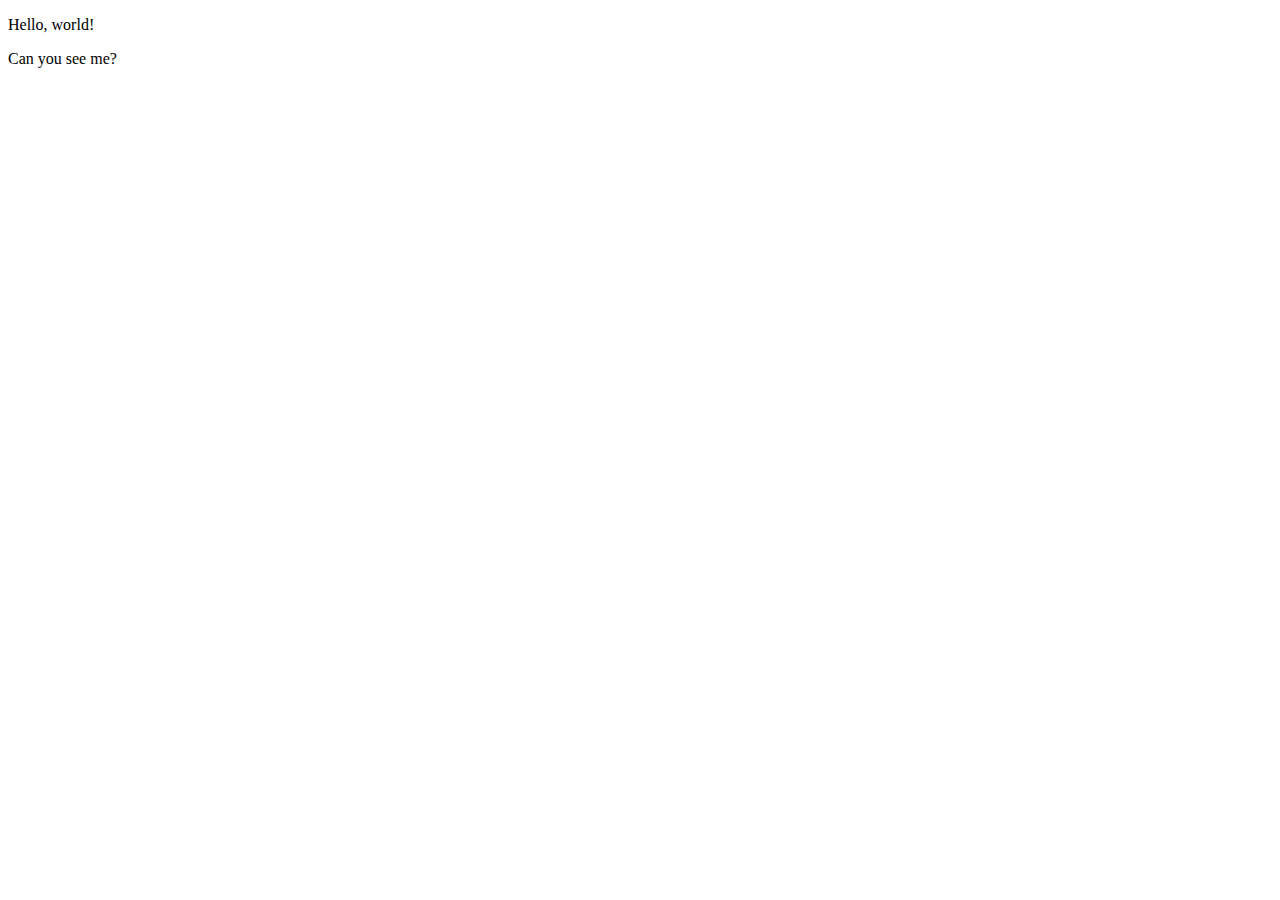
<file: index.html>
<!DOCTYPE html>
<html lang="en">
<head>
	<meta charset="UTF-8">
	<meta name="viewport" content="width=device-width, initial-scale=1.0">
	<title>Document</title>
</head>
<body>
	<p onclick = "">Hello, world!</p>
	<p>Can you see me?</p>
	<!-- <script>
		alert("This is an alert");
	</script> -->
	<script src="script.js"></script>

</body>
</html>
</file>
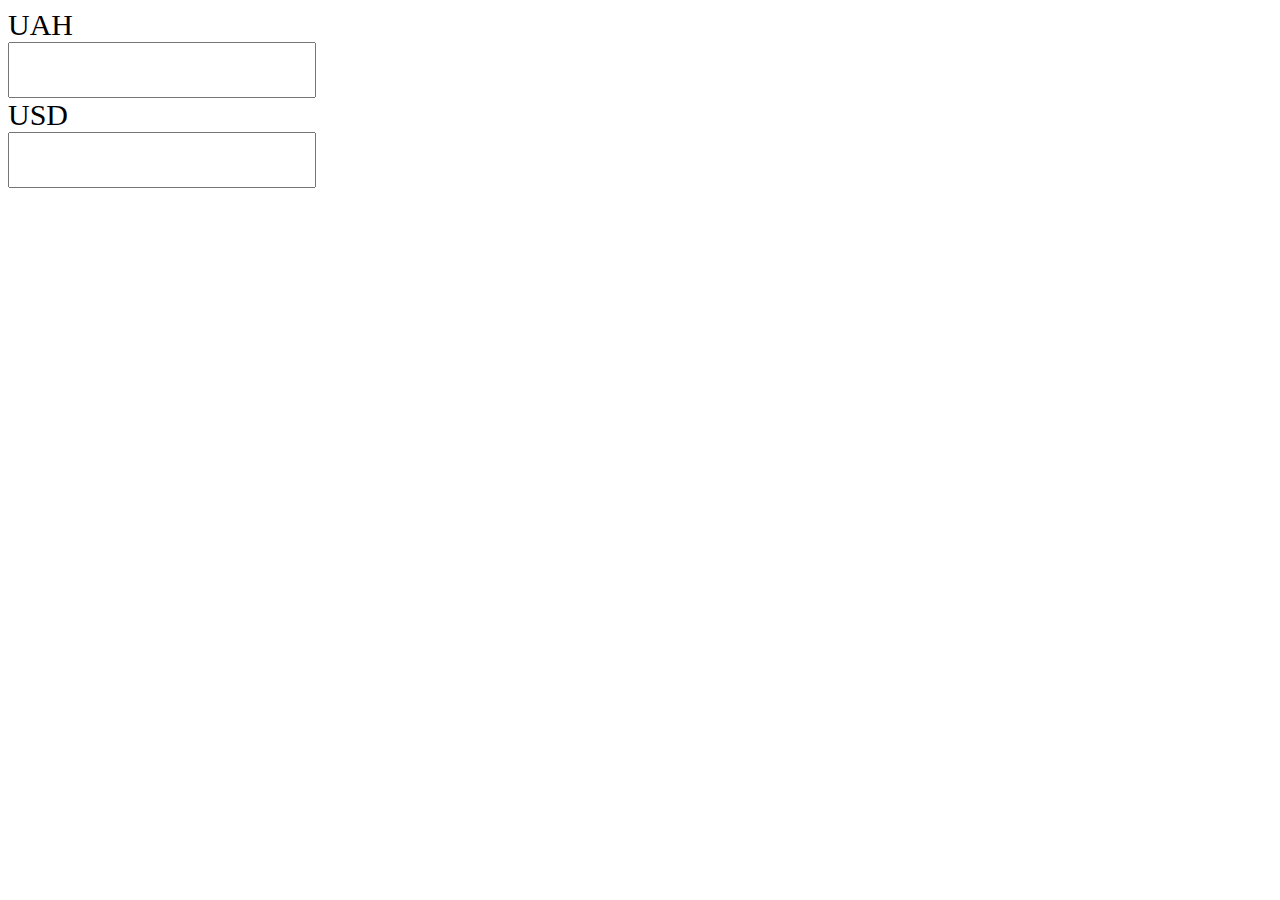
<file: calc/index.html>
<!DOCTYPE html>
<html lang="en">
<head>
    <meta charset="UTF-8">
    <meta name="viewport" content="width=device-width, initial-scale=1.0">
    <meta http-equiv="X-UA-Compatible" content="ie=edge">
    <title>Calc</title>
    <style>
        label {
            display: block;
            font-size: 30px;
        }
        input {
            width: 300px;
            height: 50px;
            font-size: 30px;
        }
    </style>
</head>
<body>
    <label for="uah">UAH</label>
    <input id="uah" type="number" step="0.01">
    <label for="usd">USD</label>
    <input id="usd" type="text">
    <script src="js/script.js"></script>
</body>
</html>
</file>
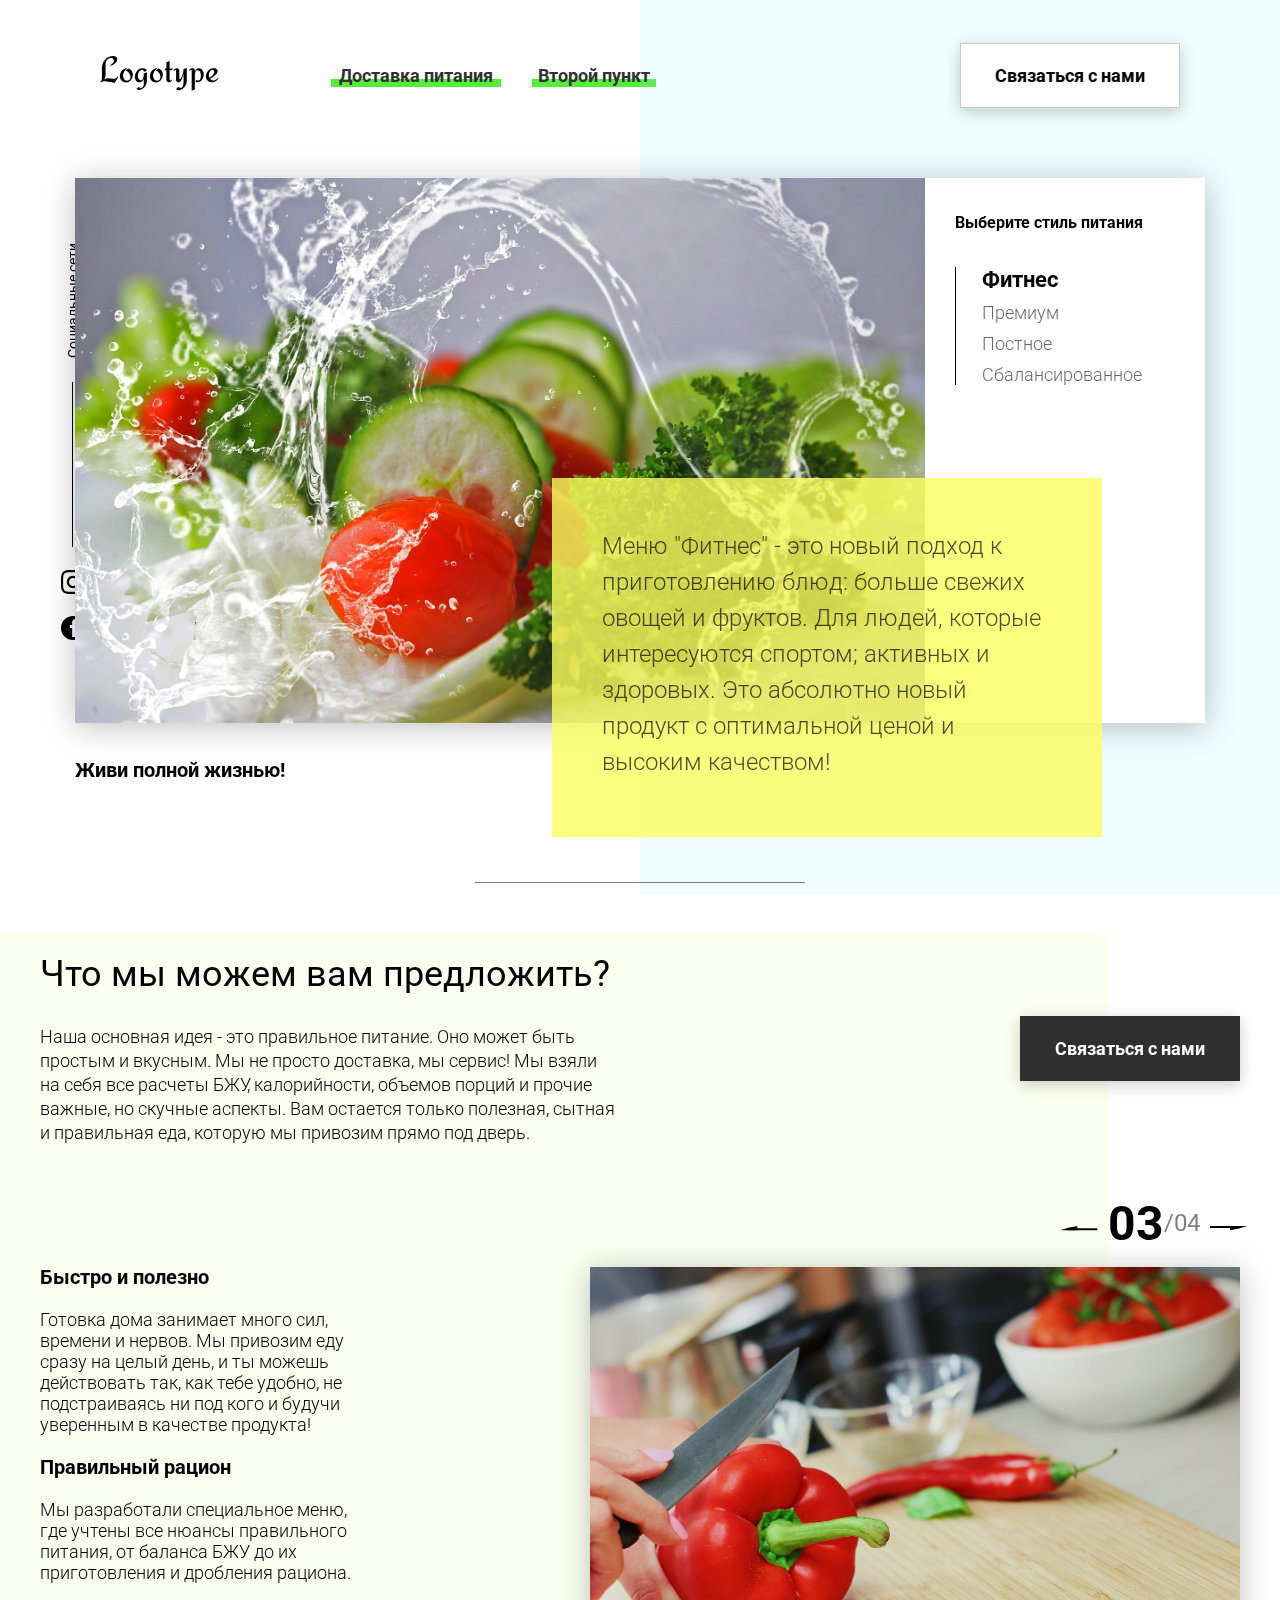
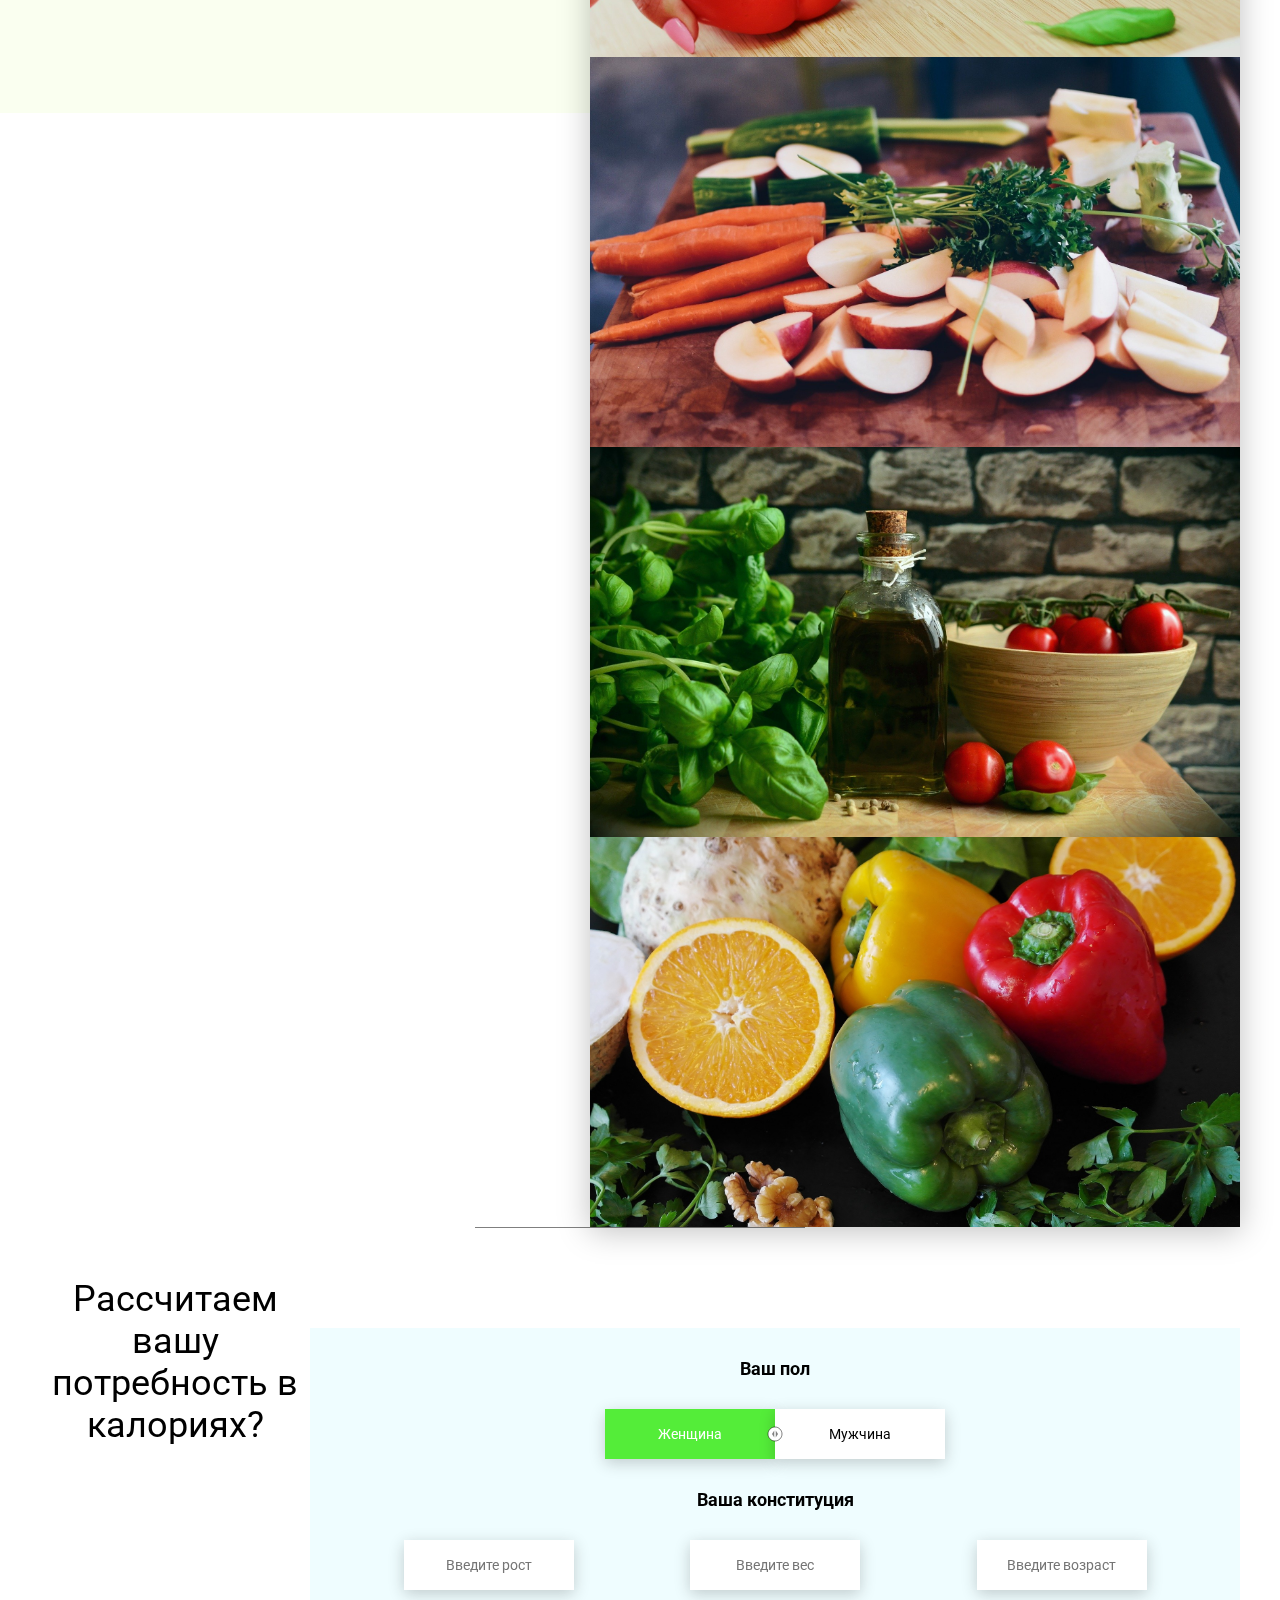
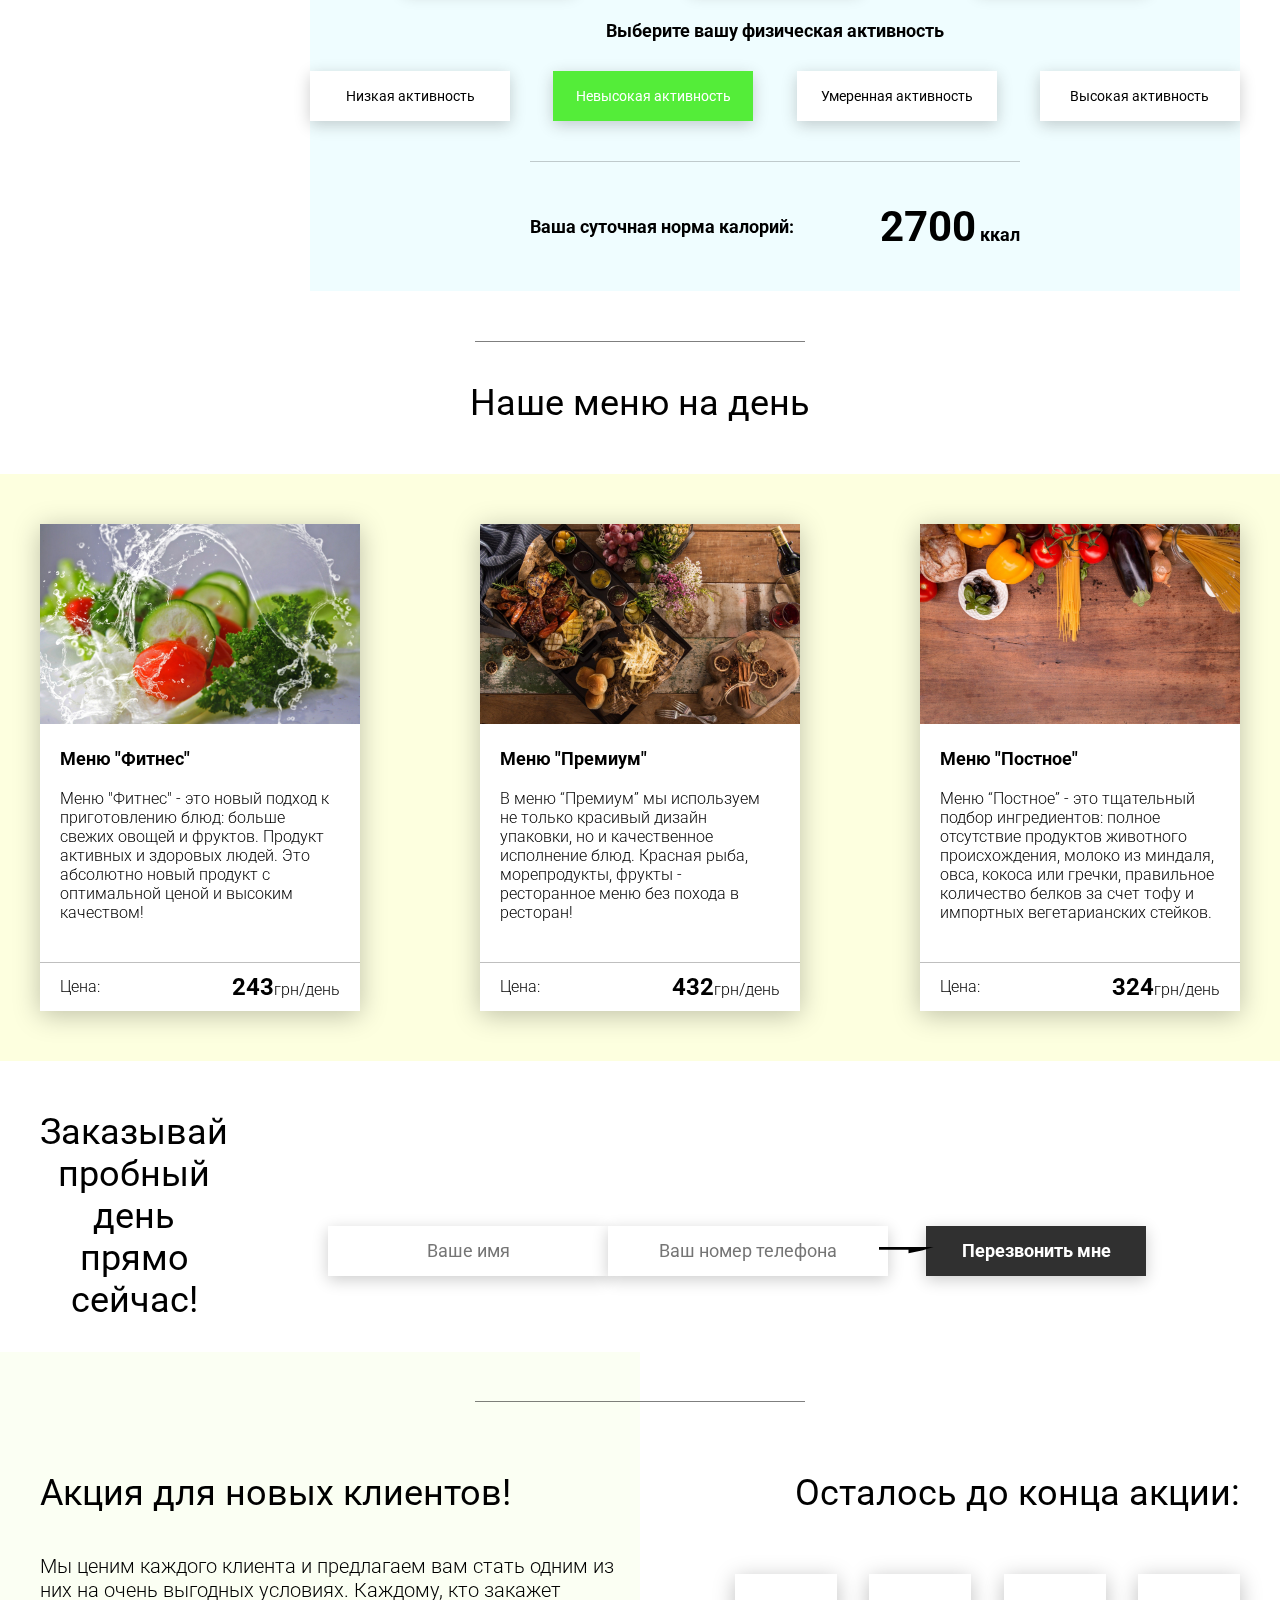
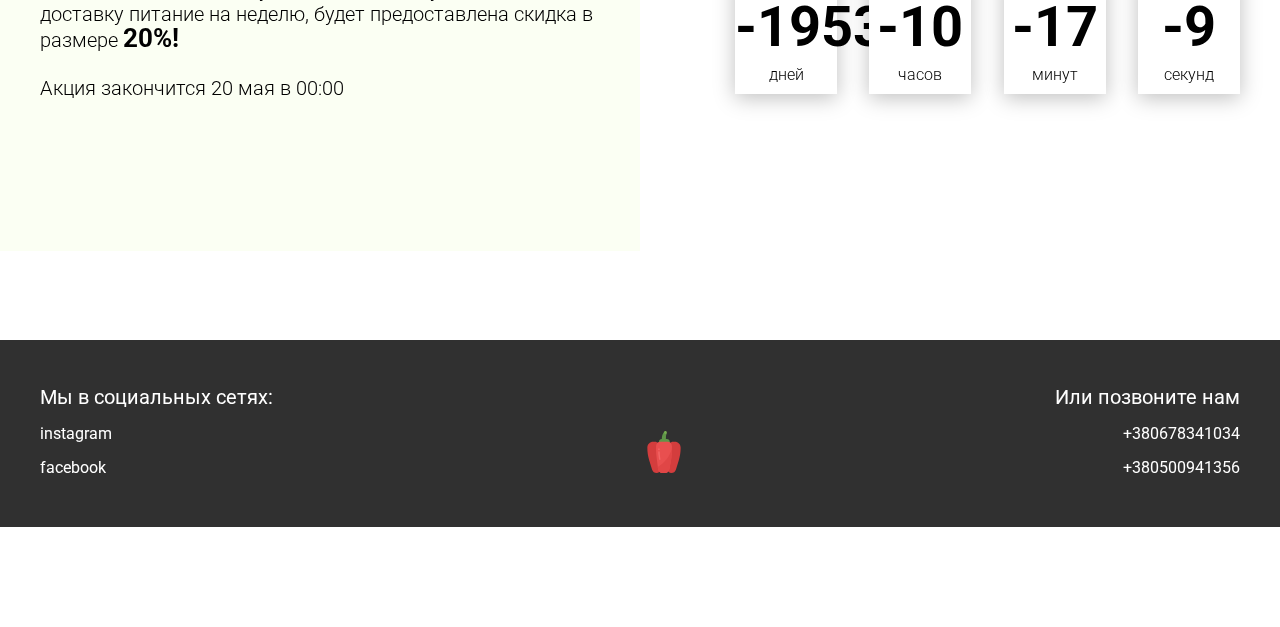
<file: Food_dist/index.html>
<!DOCTYPE html>
<html lang="en">
<head>
    <meta charset="UTF-8">
    <meta name="viewport" content="width=device-width, initial-scale=1.0">
    <title>Food</title>
    <link rel="stylesheet" href="css/style.css">
</head>
<body>
    <header class="header">
        <div class="header__left-block">
            <div class="header__logo">
                <img src="icons/logo.svg" alt="Логотип">
            </div>
            <nav class="header__links">
                <a href="#" class="header__link">Доставка питания</a>
                <a href="#" class="header__link">Второй пункт</a>
            </nav>
        </div>
        <div class="header__right-block">
            <button data-modal class="btn btn_white">Связаться с нами</button>
        </div>
        
    </header>
    <div class="sidepanel">
        <div class="sidepanel__text"><span>Социальные сети</span></div>
        <div class="sidepanel__divider"></div>
        <a href="#" class="sidepanel__icon">
            <img src="icons/instagram.svg" alt="instagram">
        </a>
        <a href="#" class="sidepanel__icon">
            <img src="icons/facebook.svg" alt="facebook">
        </a>
    </div>

    <div class="preview">
        <div class="bgc_blue"></div>
        <div class="container">
            <div class="tabcontainer">
                <div class="tabcontent">
                    <img src="img/tabs/vegy.jpg" alt="vegy">
                    <div class="tabcontent__descr">
                        Меню "Фитнес" - это новый подход к приготовлению блюд: больше свежих овощей и фруктов. Для людей, которые интересуются спортом; активных и здоровых. Это абсолютно новый продукт с оптимальной ценой и высоким качеством!
                    </div>
                </div>
                <div class="tabcontent">
                    <img src="img/tabs/elite.jpg" alt="elite">
                    <div class="tabcontent__descr">
                        Меню “Премиум” - мы используем не только красивый дизайн упаковки, но и качественное исполнение блюд. Красная рыба, морепродукты, фрукты - ресторанное меню без похода в ресторан!                                     
                    </div>
                </div>
                <div class="tabcontent">
                    <img src="img/tabs/post.jpg" alt="post">
                    <div class="tabcontent__descr">
                        Наше специальное “Постное меню” - это тщательный подбор ингредиентов: полное отсутствие продуктов животного происхождения. Полная гармония с собой и природой в каждом элементе! Все будет Ом!                                     
                    </div>
                </div>
                <div class="tabcontent">
                    <img src="img/tabs/vegy.jpg" alt="vegy">
                    <div class="tabcontent__descr">
                        Меню "Сбалансированное" - это соответствие вашего рациона всем научным рекомендациям. Мы тщательно просчитываем вашу потребность в к/б/ж/у и создаем лучшие блюда для вас.
                    </div>
                </div>
                <div class="tabheader">
                    <h3>Выберите стиль питания</h3>
                    <div class="tabheader__items">
                        <div class="tabheader__item tabheader__item_active">Фитнес</div>
                        <div class="tabheader__item">Премиум</div>
                        <div class="tabheader__item">Постное</div>
                        <div class="tabheader__item">Сбалансированное</div>
                    </div>
                </div>
            </div>
            <div class="preview__life">Живи полной жизнью!</div>
        </div>
    </div>

    <div class="divider"></div>

    <div class="offer">
        <div class="bgc_y"></div>
        <div class="container">
            <div class="offer__text">
                <h2 class="title">Что мы можем вам предложить?</h2>
                <div class="offer__descr">
                    Наша основная идея - это правильное питание. Оно может быть простым и вкусным. Мы не просто доставка, мы сервис! Мы взяли на себя все расчеты БЖУ, калорийности, объемов порций и прочие важные, но скучные аспекты. Вам остается только полезная, сытная и правильная еда, которую мы привозим прямо под дверь.
                </div>
            </div>
            <div class="offer__action">
                <button data-modal class="btn btn_dark">Связаться с нами</button>
            </div>
        </div>
        <div class="container">
            <div class="offer__advantages">
                <h2>Быстро и полезно</h2>
                <div class="offer__advantages-text">
                    Готовка дома занимает много сил, времени и нервов. Мы привозим еду сразу на целый день, и ты можешь действовать так, как тебе удобно, не подстраиваясь ни под кого и будучи уверенным в качестве продукта!
                </div>
                <h2>Правильный рацион</h2>
                <div class="offer__advantages-text">
                    Мы разработали специальное меню, где учтены все нюансы правильного питания, от баланса БЖУ до их приготовления и дробления рациона.
                </div>
            </div>
            <div class="offer__slider">
                <div class="offer__slider-counter">
                    <div class="offer__slider-prev">
                        <img src="icons/left.svg" alt="prev">
                    </div>
                    <span id="current">03</span>
                    /
                    <span id="total">04</span>
                    <div class="offer__slider-next">
                        <img src="icons/right.svg" alt="next">
                    </div>
                </div>
                <div class="offer__slider-wrapper">
                    <div class="offer__slide">
                        <img src="img/slider/pepper.jpg" alt="pepper">
                    </div>
                    <div class="offer__slide">
                        <img src="img/slider/food-12.jpg" alt="food">
                    </div>
                    <div class="offer__slide">
                        <img src="img/slider/olive-oil.jpg" alt="oil">
                    </div>
                    <div class="offer__slide">
                        <img src="img/slider/paprika.jpg" alt="paprika">
                    </div>
            </div>
        </div>
    </div>

    <div class="divider"></div>

    <div class="calculating">
        <div class="container">
            <h2 class="title">Рассчитаем вашу потребность в калориях?
            </h2>
            <div class="calculating__field">
                <div class="calculating__subtitle">
                    Ваш пол
                </div>
                <div class="calculating__choose" id="gender">
                    <div class="calculating__choose-item calculating__choose-item_active">Женщина</div>
                    <div class="calculating__choose-item">Мужчина</div>
                </div>

                <div class="calculating__subtitle">
                    Ваша конституция
                </div>
                <div class="calculating__choose calculating__choose_medium">
                    <input type="text" id="height" placeholder="Введите рост" class="calculating__choose-item">
                    <input type="text" id="weight" placeholder="Введите вес"  class="calculating__choose-item">
                    <input type="text" id="age" placeholder="Введите возраст" class="calculating__choose-item">
                </div>

                <div class="calculating__subtitle">
                    Выберите вашу физическая активность
                </div>
                <div class="calculating__choose calculating__choose_big">
                    <div id="low" class="calculating__choose-item">Низкая активность </div>
                    <div id="small"  class="calculating__choose-item calculating__choose-item_active">Невысокая активность</div>
                    <div id="medium" class="calculating__choose-item">Умеренная активность</div>
                    <div id="high" class="calculating__choose-item">Высокая активность</div>
                </div>

                <div class="calculating__divider"></div>

                <div class="calculating__total">
                    <div class="calculating__subtitle">
                        Ваша суточная норма калорий:
                    </div>
                    <div class="calculating__result">
                        <span>2700</span> ккал
                    </div>
                </div>
            </div>
        </div>
    </div>

    <div class="divider"></div>

    <div class="menu">
        <h2 class="title">Наше меню на день</h2>

        <div class="menu__field">
            <div class="container">
<!--                 <div class="menu__item">
                    <img src="img/tabs/vegy.jpg" alt="vegy">
                    <h3 class="menu__item-subtitle">Меню "Фитнес"</h3>
                    <div class="menu__item-descr">Меню "Фитнес" - это новый подход к приготовлению блюд: больше свежих овощей и фруктов. Продукт активных и здоровых людей. Это абсолютно новый продукт с оптимальной ценой и высоким качеством!</div>
                    <div class="menu__item-divider"></div>
                    <div class="menu__item-price">
                        <div class="menu__item-cost">Цена:</div>
                        <div class="menu__item-total"><span>229</span> грн/день</div>
                    </div>
                </div>
                <div class="menu__item">
                    <img src="img/tabs/elite.jpg" alt="elite">
                    <h3 class="menu__item-subtitle">Меню “Премиум”</h3>
                    <div class="menu__item-descr">В меню “Премиум” мы используем не только красивый дизайн упаковки, но и качественное исполнение блюд. Красная рыба, морепродукты, фрукты - ресторанное меню без похода в ресторан!</div>
                    <div class="menu__item-divider"></div>
                    <div class="menu__item-price">
                        <div class="menu__item-cost">Цена:</div>
                        <div class="menu__item-total"><span>550</span> грн/день</div>
                    </div>
                </div>
                <div class="menu__item">
                    <img src="img/tabs/post.jpg" alt="post">
                    <h3 class="menu__item-subtitle">Меню "Постное"</h3>
                    <div class="menu__item-descr">Меню “Постное” - это тщательный подбор ингредиентов: полное отсутствие продуктов животного происхождения, молоко из миндаля, овса, кокоса или гречки, правильное количество белков за счет тофу и импортных вегетарианских стейков. </div>
                    <div class="menu__item-divider"></div>
                    <div class="menu__item-price">
                        <div class="menu__item-cost">Цена:</div>
                        <div class="menu__item-total"><span>430</span> грн/день</div>
                    </div>
                </div> -->
            </div>
        </div>
    </div>

    <div class="order">
        <div class="container">
            <div class="title">Заказывай пробный день прямо сейчас!</div>
            <form action="#" class="order__form">
                <input required placeholder="Ваше имя" name="name" type="text" class="order__input">
                <input required placeholder="Ваш номер телефона" name="phone" type="phone" class="order__input">
                <img src="icons/right.svg" alt="right">
                <button class="btn btn_dark btn_min">Перезвонить мне</button>
            </form>
        </div>
    </div>

    <div class="divider"></div>

    <div class="promotion">
        <div class="bgc_y"></div>
        <div class="container">
            <div class="promotion__text">
                <div class="title">Акция для новых клиентов!</div>
                <div class="promotion__descr">
                    Мы ценим каждого клиента и предлагаем вам стать одним из них на очень выгодных условиях. 
                    Каждому, кто закажет доставку питание на неделю, будет предоставлена скидка в размере <span>20%!</span>
                    <br><br>
                    Акция закончится 20 мая в 00:00
                </div>
            </div>
            <div class="promotion__timer">
                <div class="title">Осталось до конца акции:</div>
                <div class="timer">
                    <div class="timer__block">
                        <span id="days">12</span>
                        дней
                    </div>
                    <div class="timer__block">
                        <span id="hours">20</span>
                        часов
                    </div>
                    <div class="timer__block">
                        <span id="minutes">56</span>
                        минут
                    </div>
                    <div class="timer__block">
                        <span id="seconds">20</span>
                        секунд
                    </div>
                </div>
            </div>
        </div>
    </div>

    <footer class="footer">
        <div class="container">
            <div class="social">
                <div class="subtitle">Мы в социальных сетях:</div>
                <a href="#" class="link">instagram</a>
                <a href="#" class="link">facebook</a>
            </div>
            <div class="pepper">
                <img src="icons/veg.svg" alt="pepper">
            </div>
            <div class="call">
                <div class="subtitle">Или позвоните нам</div>
                <a href="#" class="link">+380678341034</a>
                <a href="#" class="link">+380500941356</a>
            </div>
        </div>
    </footer>

    <div class="modal">
        <div class="modal__dialog">
            <div class="modal__content">
                <form action="#">
                    <div data-close class="modal__close">&times;</div>
                    <div class="modal__title">Мы свяжемся с вами как можно быстрее!</div>
                    <input required placeholder="Ваше имя" name="name" type="text" class="modal__input">
                    <input required placeholder="Ваш номер телефона" name="phone" type="phone" class="modal__input">
                    <button class="btn btn_dark btn_min">Перезвонить мне</button>
                </form>
            </div>
        </div>
    </div>
    
    <script src="js/script.js"></script>
</body>
</html>
</file>
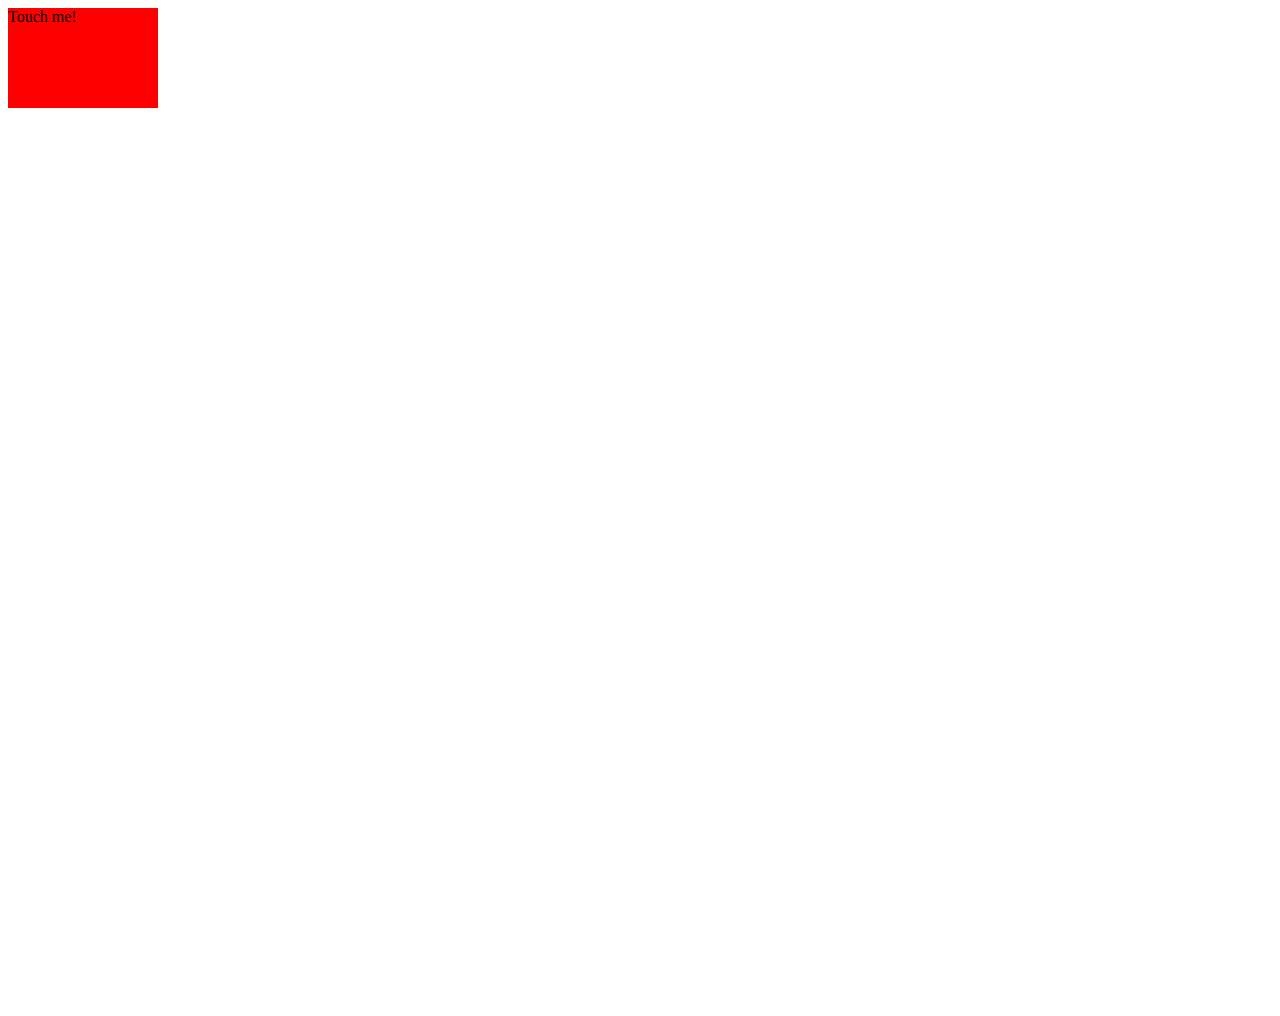
<file: preview/index.html>
<!DOCTYPE html>
<html lang="en">
<head>
	<meta charset="UTF-8">
	<meta name="viewport" content="width=device-width, initial-scale=1, shrink-to-fit=no">
	<title>Document</title>
	<style>
		body {
			height: 1000px;
		}
		.box {
			width: 150px;
			height: 100px;
			background-color: red;
		}
	</style>
</head>
<body>
	
	<div class="box">
		Touch me!
	</div>

	<script src="script.js"></script>
</body>
</html>
</file>
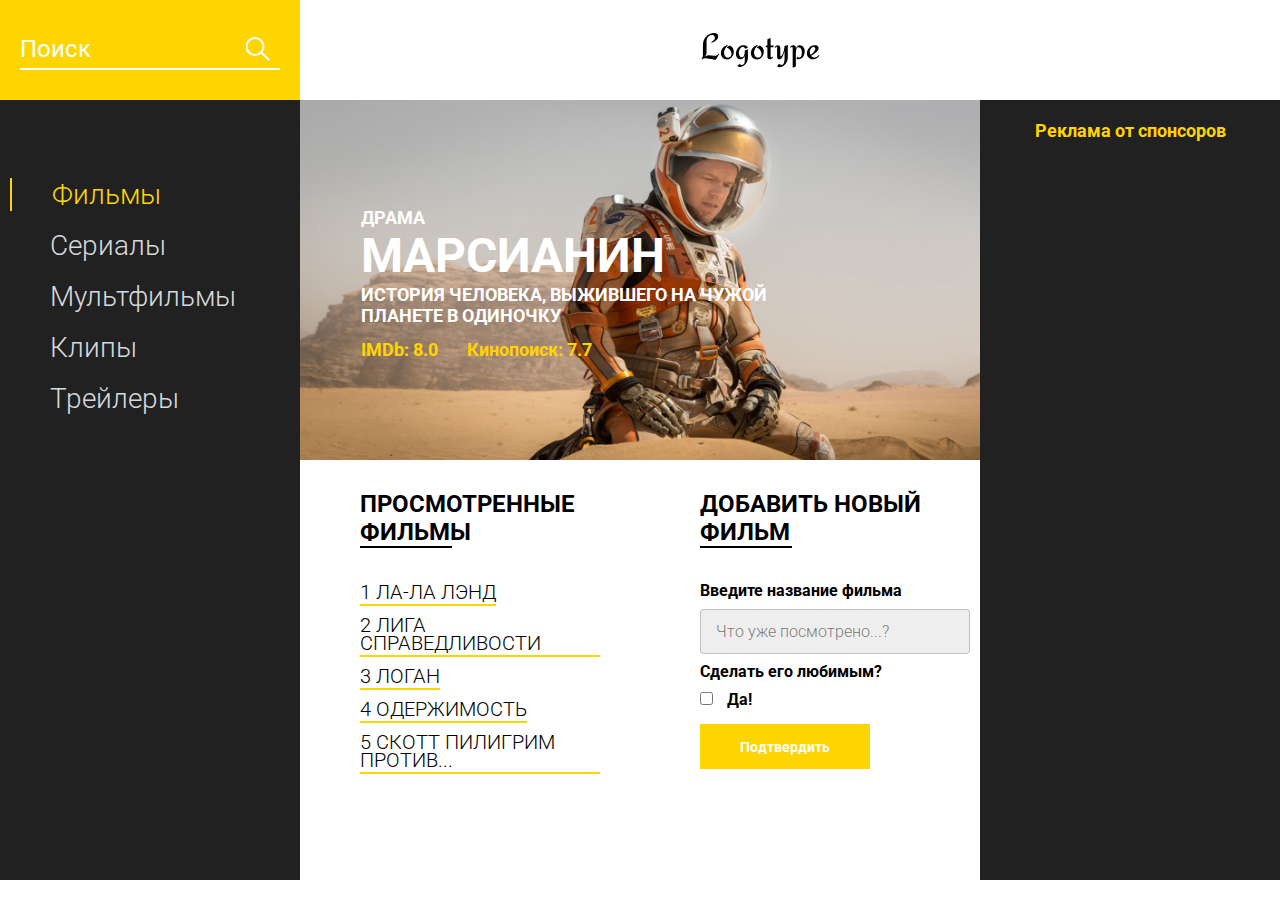
<file: project/index.html>
<!DOCTYPE html>
<html lang="en">
<head>
    <meta charset="UTF-8">
    <meta name="viewport" content="width=device-width, initial-scale=1.0">
    <title>Movie DB</title>
    <link href="https://fonts.googleapis.com/css?family=Roboto:300,400,700&display=swap&subset=cyrillic-ext" rel="stylesheet">
    <link rel="stylesheet" href="css/style.min.css">
</head>
<body>
    <header class="header">
        <div class="header__search">
            <form action="#">
                <input type="text" placeholder="Поиск">
            </form>
        </div>
        <div class="header__logo">
            <img src="icons/Logotype.svg" alt="logo">
        </div>
    </header>
    <main class="promo">
        <div class="promo__menu">
            <nav class="promo__menu-list">
                <ul>
                    <li><a class="promo__menu-item promo__menu-item_active" href="#">Фильмы</a></li>
                    <li><a class="promo__menu-item" href="#">Сериалы</a></li>
                    <li><a class="promo__menu-item" href="#">Мультфильмы</a></li>
                    <li><a class="promo__menu-item" href="#">Клипы</a></li>
                    <li><a class="promo__menu-item" href="#">Трейлеры</a></li>
                </ul>
            </nav>
        </div>
        <div class="promo__content">
            <div class="promo__bg">
                <div class="promo__genre">КОМЕДИЯ</div>
                <div class="promo__title">МАРСИАНИН</div>
                <div class="promo__descr">ИСТОРИЯ ЧЕЛОВЕКА, ВЫЖИВШЕГО НА ЧУЖОЙ ПЛАНЕТЕ В ОДИНОЧКУ</div>
                <div class="promo__ratings">
                    <span>IMDb: 8.0</span>
                    <span>Кинопоиск: 7.7</span>
                </div>
            </div>
            <div class="promo__interactive">
                <div>
                    <div class="promo__interactive-title">ПРОСМОТРЕННЫЕ ФИЛЬМЫ</div>
                    <ul class="promo__interactive-list">
                        <li class="promo__interactive-item">ЛОГАН
                            <div class="delete"></div>
                        </li>
                        <li class="promo__interactive-item">ЛИГА СПРАВЕДЛИВОСТИ
                            <div class="delete"></div>
                        </li>
                        <li class="promo__interactive-item">ЛА-ЛА ЛЭНД
                            <div class="delete"></div>
                        </li>
                        <li class="promo__interactive-item">ОДЕРЖИМОСТЬ
                            <div class="delete"></div>
                        </li>
                        <li class="promo__interactive-item">СКОТТ ПИЛИГРИМ ПРОТИВ...
                            <div class="delete"></div>
                        </li>
                    </ul>
                </div>
                <div>
                    <form class="add">
                        <div class="promo__interactive-title">ДОБАВИТЬ НОВЫЙ ФИЛЬМ</div>
                        <span>Введите название фильма</span>
                        <input class="adding__input" type="text" placeholder="Что уже посмотрено...?">
                        <span>Сделать его любимым?</span>
                        <input type="checkbox">
                        <span class="yes">Да!</span>
                        <button>Подтвердить</button>
                    </form>
                </div>
            </div>
        </div>
        <div class="promo__adv">
            <div class="promo__adv-title">Реклама от спонсоров</div>
            <img src="img/content_1.jpg" alt="some picture">
            <img src="img/content_2.jpg" alt="some picture">
            <img src="img/content_3.png" alt="some picture">
        </div>
    </main>

    <script src="js/script.js"></script>
</body>
</html>
</file>
<file: Food_dist/css/style.css>
@import url(https://fonts.googleapis.com/css?family=Roboto:300,400,700&display=swap&subset=cyrillic-ext);*{box-sizing:border-box;margin:0;padding:0;font-family:Roboto,sans-serif}a{text-decoration:none}.btn{width:220px;height:65px;display:flex;justify-content:center;align-items:center;background-color:#fff;font-size:18px;font-weight:700;border:1px solid rgba(0,0,0,.2);box-shadow:0 4px 15px rgba(0,0,0,.2);cursor:pointer;transition:.3s all;outline:0}.btn_white{background-color:#fff}.btn_dark{background-color:#303030;color:#fff;border:none}.btn_min{height:50px}.btn:hover{box-shadow:0 4px 30px rgba(0,0,0,.3)}.container{max-width:1200px;margin:0 auto}.divider{width:330px;height:1px;margin:0 auto;background-color:rgba(0,0,0,.5)}.title{font-size:36px;font-weight:400}.header{display:flex;justify-content:space-between;align-items:center;height:150px;padding:0 100px}.header__left-block{display:flex;justify-content:space-between;min-width:550px}.header__logo{max-width:170px}.header__logo img{width:100%}.header__links{display:flex;align-items:center}.header__link{position:relative;margin-right:45px;font-weight:700;font-size:18px;color:#303030}.header__link:after{content:'';position:absolute;display:block;width:110%;left:-5%;bottom:-1px;z-index:-1;height:8px;background:#54ed39}.header__link:last-child{margin-right:0}.sidepanel{position:fixed;left:60px;top:240px;height:400px;width:25px;display:flex;flex-direction:column;justify-content:space-between;align-items:center}.sidepanel__text{width:120px;height:120px;font-size:14px}.sidepanel__text span{display:flex;transform:rotate(-90deg) translateX(-50px)}.sidepanel__divider{width:1px;height:165px;background-color:#000}.sidepanel__icon{width:24px;height:24px}.sidepanel__icon img{width:100%}.preview{padding:28px 0 100px 0;position:relative}.preview__life{font-weight:700;font-size:20px;margin-left:35px;margin-top:35px}.bgc_blue{position:absolute;right:0;top:-155px;width:50vw;height:900px;background:rgba(146,242,255,.15);z-index:-1}.tabcontainer{display:flex;width:1130px;margin:0 auto;box-shadow:0 4px 30px rgba(0,0,0,.25)}.tabcontent{width:850px;position:relative}.tabcontent img{width:100%;height:100%;object-fit:cover}.tabcontent__descr{position:absolute;top:300px;right:-177px;width:550px;height:359px;background:rgba(251,254,93,.8);padding:50px;font-size:24px;font-weight:300;line-height:36px;color:rgba(0,0,0,.7)}.tabheader{width:280px;padding:35px 30px;background-color:#fff}.tabheader h3{font-weight:700;font-size:16px}.tabheader__items{margin-top:35px;padding-left:26px;border-left:1px solid #000}.tabheader__item{font-weight:700;font-size:18px;font-weight:300;margin-top:10px;color:rgba(0,0,0,.6);cursor:pointer;transition:.3s all}.tabheader__item_active{color:#000;font-size:22px;font-weight:700}.offer{padding:70px 0 100px 0;position:relative}.offer .container{display:flex;justify-content:space-between}.offer .bgc_y{position:absolute;width:1109px;height:780px;background:rgba(243,255,222,.45);z-index:-1;top:50px}.offer__text{width:580px}.offer__descr{font-size:18px;margin-top:30px;font-weight:300;line-height:24px}.offer__action{display:flex;align-items:center;justify-content:flex-end}.offer__advantages{width:330px;margin-top:50px}.offer__advantages h2{font-weight:700;font-size:20px;margin-top:20px}.offer__advantages h2:first-child{margin-top:70px}.offer__advantages-text{margin-top:20px;font-size:18px;font-weight:300;line-height:21px}.offer__slider{width:650px;margin-top:50px;display:flex;flex-direction:column;align-items:flex-end}.offer__slider-counter{display:flex;width:180px;align-items:center;font-size:24px;color:rgba(0,0,0,.5)}.offer__slider-wrapper{width:100%;margin-top:15px;box-shadow:0 4px 30px rgba(0,0,0,.25)}.offer__slider-prev{margin-right:10px;cursor:pointer}.offer__slider-next{margin-left:10px;cursor:pointer}.offer__slider #current{font-size:48px;font-weight:700;color:#000}.offer__slide{width:100%;height:390px}.offer__slide img{width:100%;height:100%;object-fit:cover}.calculating{padding:50px 0}.calculating .title{text-align:center}.calculating__field{width:100%;margin-top:50px;background:rgba(146,242,255,.15);padding:30px 0 40px 0}.calculating__subtitle{text-align:center;font-size:18px;font-weight:700;margin-top:30px}.calculating__subtitle:first-child{margin-top:0}.calculating #gender:after{content:'';position:absolute;top:50%;transform:translateY(-50%);display:block;width:16px;height:16px;background:url(../icons/switch.svg) center center/cover no-repeat}.calculating__choose{position:relative;display:flex;margin-top:30px;justify-content:center}.calculating__choose-item{display:flex;align-items:center;justify-content:center;width:170px;height:50px;padding:0 10px;background:#fff;box-shadow:0 4px 15px rgba(0,0,0,.2);border:none;text-align:center;font-size:14px;cursor:pointer;outline:0;transition:.3s all}.calculating__choose-item_active{color:#fff;background-color:#54ed39}.calculating__choose_medium{width:743px;justify-content:space-between;margin:30px auto 0 auto}.calculating__choose_big{width:930px;justify-content:space-between;margin:30px auto 0 auto}.calculating__choose_big .calculating__choose-item{width:200px}.calculating__divider{width:490px;height:1px;margin:40px auto;background-color:rgba(0,0,0,.2)}.calculating__total{width:490px;margin:0 auto;display:flex;justify-content:space-between;align-items:center}.calculating__result{font-size:18px;font-weight:700}.calculating__result span{font-size:42px}.menu{padding:40px 0 50px 0}.menu .container{display:flex;justify-content:space-between;align-items:flex-start}.menu .title{text-align:center}.menu__field{margin-top:50px;padding:50px 0;width:100%;background:rgba(249,254,126,.25)}.menu__item{width:320px;min-height:450px;background:#fff;box-shadow:0 4px 25px rgba(0,0,0,.25);font-size:16px;font-weight:300}.menu__item img{width:100%;height:200px;object-fit:cover}.menu__item-subtitle{font-weight:700;font-size:18px;padding:0 20px;margin-top:20px}.menu__item-descr{margin-top:20px;padding:0 20px}.menu__item-divider{width:100%;height:1px;background-color:rgba(0,0,0,.25);margin-top:40px}.menu__item-price{display:flex;justify-content:space-between;align-items:center;padding:10px 20px}.menu__item-price span{font-size:24px;font-weight:700}.order{padding-bottom:80px}.order .title{text-align:center}.order__form{margin-top:70px;padding:0 100px;display:flex;justify-content:space-between;align-items:center}.order__form img{transform:scale(1.5)}.order__input{width:280px;height:50px;background:#fff;box-shadow:0 4px 15px rgba(0,0,0,.2);border:none;font-size:18px;text-align:center;padding:0 20px;outline:0}.promotion{padding:70px 0 240px 0;position:relative}.promotion .container{display:flex}.promotion .bgc_y{position:absolute;width:50%;height:499px;background:rgba(243,255,222,.35);z-index:-1;top:-50px;left:0}.promotion__text{width:50%}.promotion__descr{margin-top:40px;font-size:20px;line-height:24px;font-weight:300}.promotion__descr span{font-weight:700;font-size:26px}.promotion__timer{width:50%}.promotion__timer .title{text-align:right}.promotion__timer .timer{margin-top:60px;padding-left:95px;display:flex;justify-content:space-between;align-items:center}.promotion__timer .timer__block{width:102px;height:120px;background:#fff;box-shadow:0 4px 20px rgba(0,0,0,.25);font-size:16px;font-weight:300;text-align:center}.promotion__timer .timer__block span{display:block;margin-top:20px;margin-bottom:5px;font-size:56px;font-weight:700}.footer{min-height:180px;background-color:#303030;padding:45px 0 50px 0;color:#fff}.footer .container{height:100%;display:flex;justify-content:space-between;align-items:flex-end}.footer .subtitle{font-size:20px}.footer .link{display:block;margin-top:15px;font-size:16px;color:#fff}.footer .call{text-align:right}.modal{position:fixed;top:0;left:0;z-index:1050;display:none;width:100%;height:100%;overflow:hidden;background-color:rgba(0,0,0,.5)}.modal__dialog{max-width:500px;margin:40px auto}.modal__content{position:relative;width:100%;padding:40px;background-color:#fff;border:1px solid rgba(0,0,0,.2);border-radius:4px;max-height:80vh;overflow-y:auto}.modal__close{position:absolute;top:8px;right:14px;font-size:30px;color:#000;opacity:.5;font-weight:700;border:none;background-color:transparent;cursor:pointer}.modal__title{text-align:center;font-size:22px;text-transform:uppercase}.modal__input{display:block;margin:20px auto 20px auto;width:280px;height:50px;background:#fff;box-shadow:0 4px 15px rgba(0,0,0,.2);border:none;font-size:18px;text-align:center;padding:0 20px;outline:0}.modal .btn{display:block;width:280px;margin:0 auto}.show{display:block}.hide{display:none}.fade{animation-name: fade;animation-duration: 1.5s;}@keyframes fade{from{opacity:0.1;}to{opacity: 1;}}.big:hover{transform: scale(1.2);}
</file>
<file: project/css/style.min.css>
*{-webkit-box-sizing:border-box;box-sizing:border-box;margin:0;padding:0;font-family:'Roboto', sans-serif}.header{display:-webkit-box;display:-ms-flexbox;display:flex;height:100px}.header__search{display:-webkit-box;display:-ms-flexbox;display:flex;-webkit-box-pack:center;-ms-flex-pack:center;justify-content:center;-webkit-box-align:center;-ms-flex-align:center;align-items:center;height:100%;width:300px;background:#FFD500}.header__search form{position:relative;width:260px;height:30px}.header__search form input{width:100%;border:none;border-bottom:2px solid #fff;background-color:transparent;color:#fff;font-size:24px;line-height:28px;padding-bottom:5px;outline:none}.header__search form input::-webkit-input-placeholder{color:#fff}.header__search form input:-ms-input-placeholder{color:#fff}.header__search form input::-ms-input-placeholder{color:#fff}.header__search form input::placeholder{color:#fff}.header__search form:after{content:'';display:block;position:absolute;top:2px;right:10px;background:url("../icons/search.svg") center center/cover no-repeat;width:24px;height:24px}.header__logo{display:-webkit-box;display:-ms-flexbox;display:flex;-webkit-box-pack:center;-ms-flex-pack:center;justify-content:center;-webkit-box-align:center;-ms-flex-align:center;align-items:center;height:100%;width:calc(100% - 360px)}.promo{height:780px;display:-webkit-box;display:-ms-flexbox;display:flex}.promo__menu{width:300px;height:100%;background:#212121;padding:60px 0 0 10px}.promo__menu-item{display:block;font-size:28px;line-height:33px;color:#D6D9DC;text-decoration:none;font-weight:300;padding-left:40px;margin-top:18px}.promo__menu-item:hover{color:#FFD500}.promo__menu-item_active{border-left:2px solid  #FFD500;color:#FFD500}.promo__content{width:calc(100% - 600px)}.promo__bg{height:360px;background:url("../img/mars.webp") center center/cover no-repeat;background-position:top;padding:107px 0 0 61px}.promo__genre{font-weight:bold;font-size:18px;line-height:21px;color:#FFFFFF;text-transform:uppercase}.promo__title{font-weight:bold;font-size:48px;line-height:56px;color:#FFFFFF;text-transform:uppercase}.promo__descr{width:481px;font-weight:bold;font-size:18px;line-height:21px;color:#FFFFFF;text-transform:uppercase}.promo__ratings{margin-top:13px}.promo__ratings span{font-weight:bold;font-size:18px;line-height:21px;color:#FFD500;margin-right:25px}.promo__interactive{display:-webkit-box;display:-ms-flexbox;display:flex}.promo__interactive>div{width:50%;padding:30px 0 0 60px}.promo__interactive-title{display:inline-block;font-weight:bold;font-size:24px;line-height:28px;color:#000000}.promo__interactive-title:after{content:'';display:block;width:33%;height:2px;background-color:#000}.promo__interactive-list{list-style-type:none;margin-top:35px;display:-webkit-box;display:-ms-flexbox;display:flex;-webkit-box-orient:vertical;-webkit-box-direction:normal;-ms-flex-direction:column;flex-direction:column;-webkit-box-align:start;-ms-flex-align:start;align-items:flex-start}.promo__interactive-item{display:inline-block;position:relative;font-weight:300;font-size:20px;line-height:18px;color:#000000;margin-bottom:15px;padding-right:40px;text-transform:uppercase}.promo__interactive-item span{display:block;position:absolute;left:-30px;top:50%;-webkit-transform:translateY(-50%);transform:translateY(-50%);width:20px;height:20px;background:url("../icons/Star.svg") center center/cover no-repeat}.promo__interactive-item:before{content:'';position:absolute;bottom:-5px;display:block;width:calc(100% - 40px);height:2px;background-color:#FFD500}.promo__interactive-item:hover .delete{content:'';display:block;position:absolute;right:0px;top:50%;-webkit-transform:translateY(-50%);transform:translateY(-50%);width:20px;height:20px;background:url("../icons/trash.png") center center/cover no-repeat;cursor:pointer}.promo__interactive .add .promo__interactive-title{margin-bottom:25px}.promo__interactive .add span{display:block;margin:10px 0;font-weight:bold;font-size:16px;line-height:16px;color:#000000}.promo__interactive .add .yes{display:inline;margin-left:10px}.promo__interactive .add input[type="text"]{width:270px;height:45px;line-height:50px;font-size:16px;background:rgba(196,196,196,0.29);border:1px solid rgba(0,0,0,0.19);padding:0 15px;outline:none;border-radius:4px}.promo__interactive .add input[type="text"]::-webkit-input-placeholder{font-weight:300;font-size:16px;color:rgba(0,0,0,0.53)}.promo__interactive .add input[type="text"]:-ms-input-placeholder{font-weight:300;font-size:16px;color:rgba(0,0,0,0.53)}.promo__interactive .add input[type="text"]::-ms-input-placeholder{font-weight:300;font-size:16px;color:rgba(0,0,0,0.53)}.promo__interactive .add input[type="text"]::placeholder{font-weight:300;font-size:16px;color:rgba(0,0,0,0.53)}.promo__interactive .add button{display:block;margin-top:15px;width:170px;height:45px;background:#FFD500;font-weight:bold;font-size:14px;line-height:14px;color:#FFFFFF;border:none;outline:none;cursor:pointer}.promo__interactive .add button:active{-webkit-transform:scale(0.95);transform:scale(0.95)}.promo__adv{background:#212121;width:300px;height:100%}.promo__adv-title{font-weight:bold;font-size:18px;line-height:21px;color:#FFD500;margin:20px 0;text-align:center}.promo__adv img{width:100%;margin-bottom:10px}
/*# sourceMappingURL=style.min.css.map */
</file>
